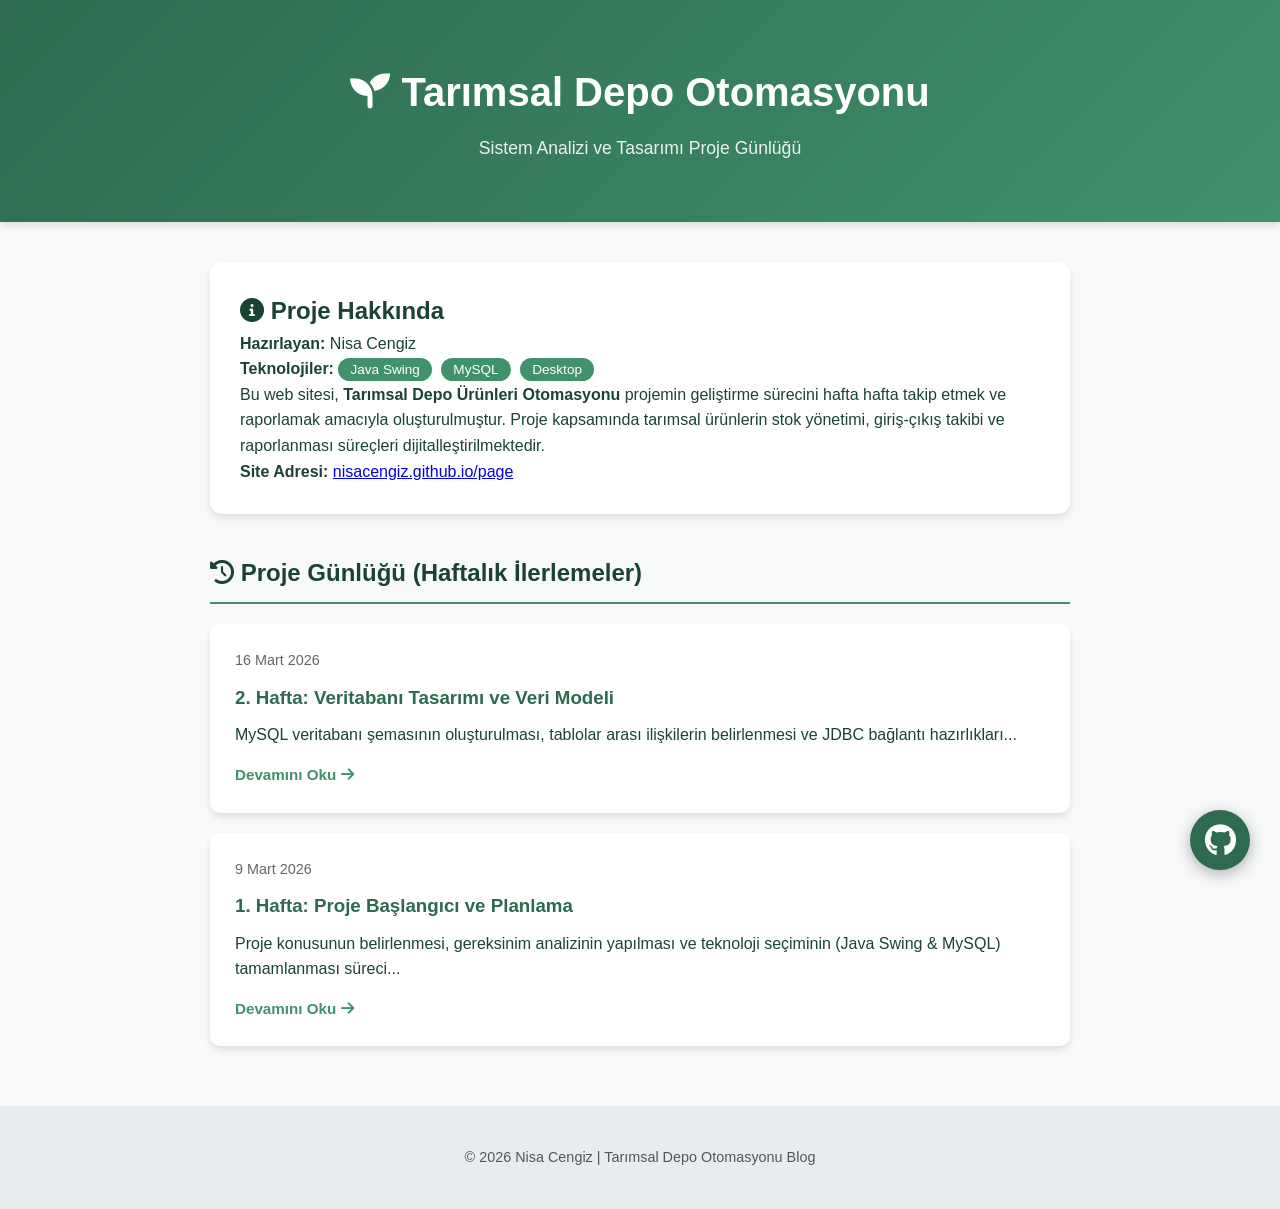
<file: index.html>
<!DOCTYPE html>
<html lang="tr">
<head>
    <meta charset="UTF-8">
    <meta name="viewport" content="width=device-width, initial-scale=1.0">
    <title>Tarımsal Depo Ürünleri Otomasyonu - Nisa Cengiz</title>
    <link rel="stylesheet" href="style.css">
    <link rel="stylesheet" href="https://cdnjs.cloudflare.com/ajax/libs/font-awesome/6.0.0/css/all.min.css">
</head>
<body>
    <header>
        <div class="container">
            <h1><i class="fas fa-seedling"></i> Tarımsal Depo Otomasyonu</h1>
            <p class="subtitle">Sistem Analizi ve Tasarımı Proje Günlüğü</p>
        </div>
    </header>

    <section id="about" class="container">
        <div class="card">
            <h2><i class="fas fa-info-circle"></i> Proje Hakkında</h2>
            <p><strong>Hazırlayan:</strong> Nisa Cengiz</p>
            <p><strong>Teknolojiler:</strong> <span class="badge">Java Swing</span> <span class="badge">MySQL</span> <span class="badge">Desktop</span></p>
            <p>Bu web sitesi, <strong>Tarımsal Depo Ürünleri Otomasyonu</strong> projemin geliştirme sürecini hafta hafta takip etmek ve raporlamak amacıyla oluşturulmuştur. Proje kapsamında tarımsal ürünlerin stok yönetimi, giriş-çıkış takibi ve raporlanması süreçleri dijitalleştirilmektedir.</p>
            <p><strong>Site Adresi:</strong> <a href="https://nisacengiz.github.io/page/" target="_blank">nisacengiz.github.io/page</a></p>
        </div>
    </section>

    <main class="container">
        <h2 class="section-title"><i class="fas fa-history"></i> Proje Günlüğü (Haftalık İlerlemeler)</h2>
        
        <div id="posts-list">
            <article class="post-card">
                <div class="post-date">16 Mart 2026</div>
                <h3>2. Hafta: Veritabanı Tasarımı ve Veri Modeli</h3>
                <p>MySQL veritabanı şemasının oluşturulması, tablolar arası ilişkilerin belirlenmesi ve JDBC bağlantı hazırlıkları...</p>
                <a href="posts/hafta-2.html" class="read-more">Devamını Oku <i class="fas fa-arrow-right"></i></a>
            </article>

            <article class="post-card">
                <div class="post-date">9 Mart 2026</div>
                <h3>1. Hafta: Proje Başlangıcı ve Planlama</h3>
                <p>Proje konusunun belirlenmesi, gereksinim analizinin yapılması ve teknoloji seçiminin (Java Swing & MySQL) tamamlanması süreci...</p>
                <a href="posts/hafta-1.html" class="read-more">Devamını Oku <i class="fas fa-arrow-right"></i></a>
            </article>
        </div>
    </main>

    <footer>
        <div class="container">
            <p>&copy; 2026 Nisa Cengiz | Tarımsal Depo Otomasyonu Blog</p>
        </div>
    </footer>

    <a href="https://github.com/nisacengiz" target="_blank" class="floating-github" title="GitHub Profilim">
        <i class="fab fa-github"></i>
    </a>
</body>
</html>
</file>
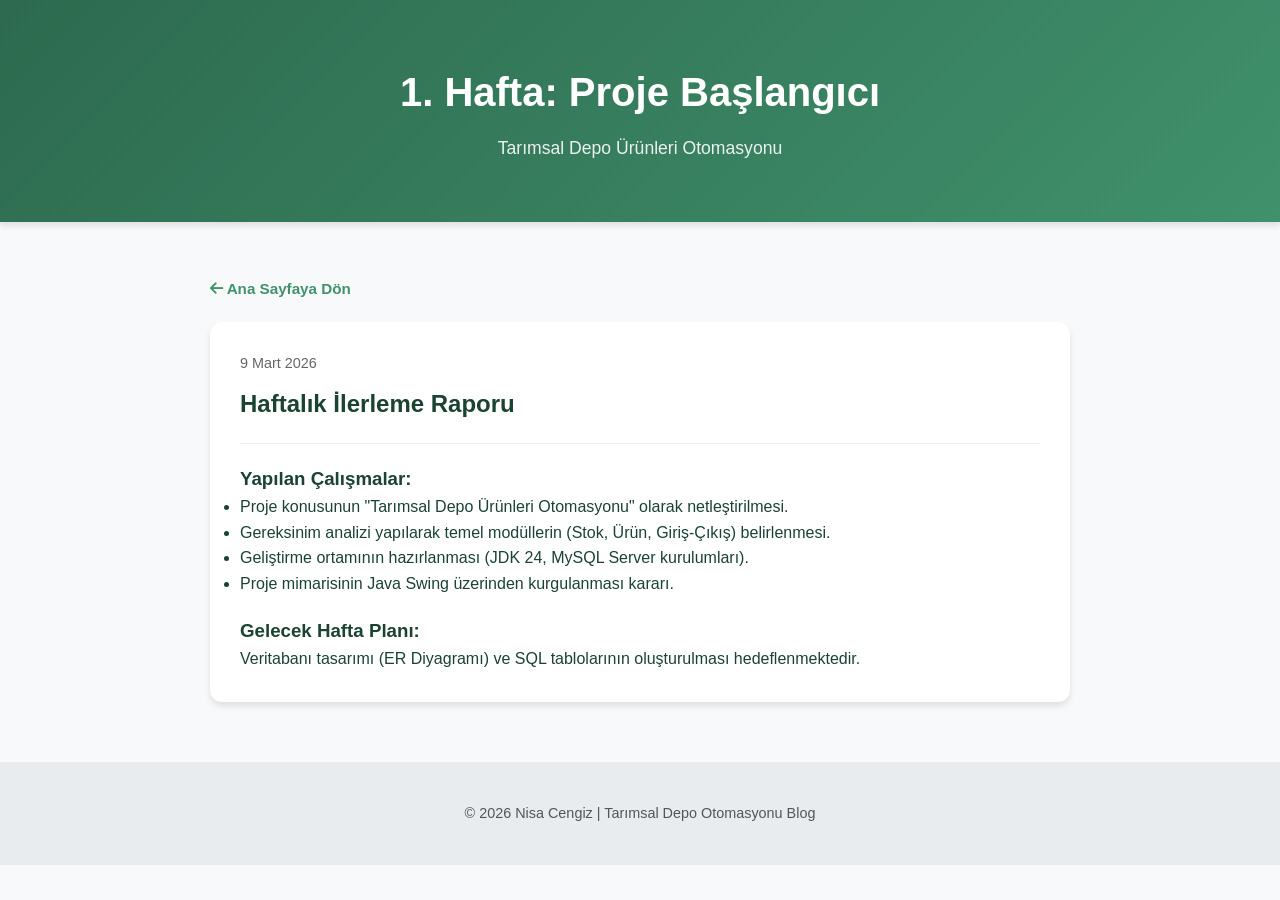
<file: posts/hafta-1.html>
<!DOCTYPE html>
<html lang="tr">
<head>
    <meta charset="UTF-8">
    <meta name="viewport" content="width=device-width, initial-scale=1.0">
    <title>1. Hafta: Planlama - Tarımsal Depo Otomasyonu</title>
    <link rel="stylesheet" href="../style.css">
    <link rel="stylesheet" href="https://cdnjs.cloudflare.com/ajax/libs/font-awesome/6.0.0/css/all.min.css">
</head>
<body>
    <header>
        <div class="container">
            <h1>1. Hafta: Proje Başlangıcı</h1>
            <p class="subtitle">Tarımsal Depo Ürünleri Otomasyonu</p>
        </div>
    </header>

    <main class="container">
        <a href="../index.html" class="read-more"><i class="fas fa-arrow-left"></i> Ana Sayfaya Dön</a>
        
        <article class="card" style="margin-top: 20px;">
            <div class="post-date">9 Mart 2026</div>
            <h2>Haftalık İlerleme Raporu</h2>
            <hr style="margin: 20px 0; border: 0; border-top: 1px solid #eee;">
            
            <h3>Yapılan Çalışmalar:</h3>
            <ul>
                <li>Proje konusunun "Tarımsal Depo Ürünleri Otomasyonu" olarak netleştirilmesi.</li>
                <li>Gereksinim analizi yapılarak temel modüllerin (Stok, Ürün, Giriş-Çıkış) belirlenmesi.</li>
                <li>Geliştirme ortamının hazırlanması (JDK 24, MySQL Server kurulumları).</li>
                <li>Proje mimarisinin Java Swing üzerinden kurgulanması kararı.</li>
            </ul>

            <h3 style="margin-top: 20px;">Gelecek Hafta Planı:</h3>
            <p>Veritabanı tasarımı (ER Diyagramı) ve SQL tablolarının oluşturulması hedeflenmektedir.</p>
        </article>
    </main>

    <footer>
        <div class="container">
            <p>&copy; 2026 Nisa Cengiz | Tarımsal Depo Otomasyonu Blog</p>
        </div>
    </footer>
</body>
</html>
</file>
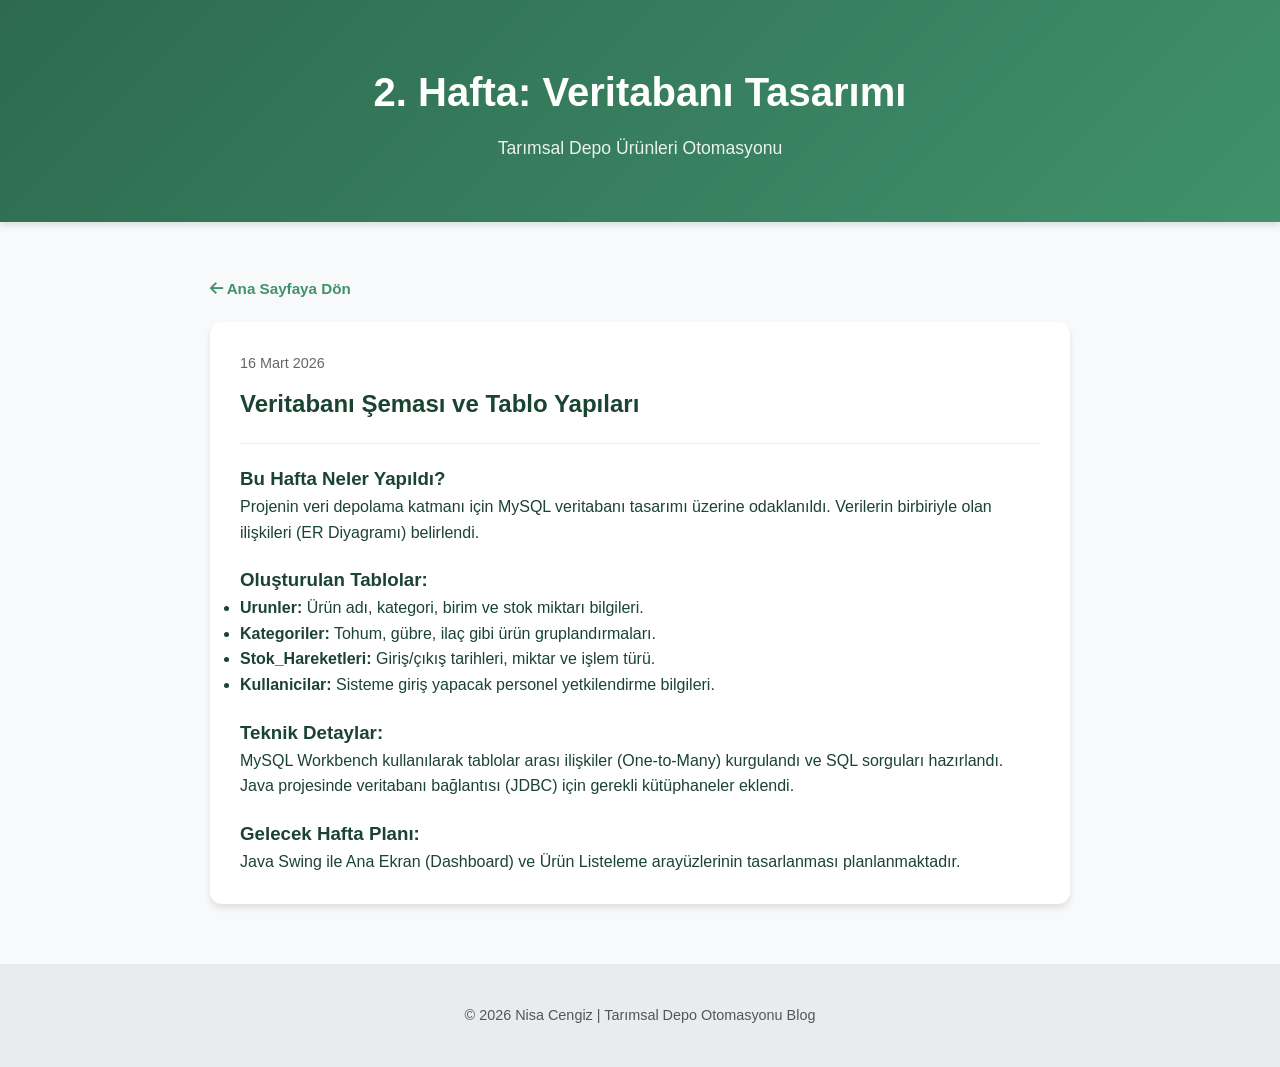
<file: posts/hafta-2.html>
<!DOCTYPE html>
<html lang="tr">
<head>
    <meta charset="UTF-8">
    <meta name="viewport" content="width=device-width, initial-scale=1.0">
    <title>2. Hafta: Veritabanı Tasarımı - Tarımsal Depo Otomasyonu</title>
    <link rel="stylesheet" href="../style.css">
    <link rel="stylesheet" href="https://cdnjs.cloudflare.com/ajax/libs/font-awesome/6.0.0/css/all.min.css">
</head>
<body>
    <header>
        <div class="container">
            <h1>2. Hafta: Veritabanı Tasarımı</h1>
            <p class="subtitle">Tarımsal Depo Ürünleri Otomasyonu</p>
        </div>
    </header>

    <main class="container">
        <a href="../index.html" class="read-more"><i class="fas fa-arrow-left"></i> Ana Sayfaya Dön</a>
        
        <article class="card" style="margin-top: 20px;">
            <div class="post-date">16 Mart 2026</div>
            <h2>Veritabanı Şeması ve Tablo Yapıları</h2>
            <hr style="margin: 20px 0; border: 0; border-top: 1px solid #eee;">
            
            <h3>Bu Hafta Neler Yapıldı?</h3>
            <p>Projenin veri depolama katmanı için MySQL veritabanı tasarımı üzerine odaklanıldı. Verilerin birbiriyle olan ilişkileri (ER Diyagramı) belirlendi.</p>

            <h3 style="margin-top: 20px;">Oluşturulan Tablolar:</h3>
            <ul>
                <li><strong>Urunler:</strong> Ürün adı, kategori, birim ve stok miktarı bilgileri.</li>
                <li><strong>Kategoriler:</strong> Tohum, gübre, ilaç gibi ürün gruplandırmaları.</li>
                <li><strong>Stok_Hareketleri:</strong> Giriş/çıkış tarihleri, miktar ve işlem türü.</li>
                <li><strong>Kullanicilar:</strong> Sisteme giriş yapacak personel yetkilendirme bilgileri.</li>
            </ul>

            <h3 style="margin-top: 20px;">Teknik Detaylar:</h3>
            <p>MySQL Workbench kullanılarak tablolar arası ilişkiler (One-to-Many) kurgulandı ve SQL sorguları hazırlandı. Java projesinde veritabanı bağlantısı (JDBC) için gerekli kütüphaneler eklendi.</p>

            <h3 style="margin-top: 20px;">Gelecek Hafta Planı:</h3>
            <p>Java Swing ile Ana Ekran (Dashboard) ve Ürün Listeleme arayüzlerinin tasarlanması planlanmaktadır.</p>
        </article>
    </main>

    <footer>
        <div class="container">
            <p>&copy; 2026 Nisa Cengiz | Tarımsal Depo Otomasyonu Blog</p>
        </div>
    </footer>
</body>
</html>
</file>
<file: style.css>
:root {
    --primary: #2d6a4f;
    --secondary: #40916c;
    --bg-light: #f8f9fa;
    --text-dark: #1b4332;
    --white: #ffffff;
    --shadow: 0 4px 6px rgba(0,0,0,0.1);
}

* {
    margin: 0;
    padding: 0;
    box-sizing: border-box;
}

body {
    font-family: 'Segoe UI', Tahoma, Geneva, Verdana, sans-serif;
    line-height: 1.6;
    background-color: var(--bg-light);
    color: var(--text-dark);
}

.container {
    max-width: 900px;
    margin: 0 auto;
    padding: 0 20px;
}

header {
    background: linear-gradient(135deg, var(--primary), var(--secondary));
    color: var(--white);
    padding: 60px 0;
    text-align: center;
    margin-bottom: 40px;
    box-shadow: var(--shadow);
}

header h1 {
    font-size: 2.5rem;
    margin-bottom: 10px;
}

.subtitle {
    font-size: 1.1rem;
    opacity: 0.9;
}

.card {
    background: var(--white);
    padding: 30px;
    border-radius: 12px;
    box-shadow: var(--shadow);
    margin-bottom: 30px;
}

.badge {
    background: var(--secondary);
    color: white;
    padding: 4px 12px;
    border-radius: 20px;
    font-size: 0.85rem;
    margin-right: 5px;
}

.section-title {
    margin: 40px 0 20px;
    padding-bottom: 10px;
    border-bottom: 2px solid var(--secondary);
}

.post-card {
    background: var(--white);
    padding: 25px;
    border-radius: 10px;
    box-shadow: var(--shadow);
    margin-bottom: 20px;
    transition: transform 0.3s ease;
}

.post-card:hover {
    transform: translateY(-5px);
}

.post-date {
    font-size: 0.9rem;
    color: #666;
    margin-bottom: 10px;
}

.post-card h3 {
    margin-bottom: 10px;
    color: var(--primary);
}

.read-more {
    display: inline-block;
    margin-top: 15px;
    color: var(--secondary);
    text-decoration: none;
    font-weight: bold;
    font-size: 0.95rem;
}

.read-more:hover {
    text-decoration: underline;
}

footer {
    text-align: center;
    padding: 40px 0;
    margin-top: 60px;
    background: #e9ecef;
    color: #555;
    font-size: 0.9rem;
}

@media (max-width: 600px) {
    header h1 { font-size: 1.8rem; }
}

/* Floating GitHub Button */
.floating-github {
    position: fixed;
    bottom: 30px;
    right: 30px;
    background-color: var(--primary);
    color: white;
    width: 60px;
    height: 60px;
    border-radius: 50%;
    display: flex;
    align-items: center;
    justify-content: center;
    font-size: 2rem;
    box-shadow: 0 4px 15px rgba(0,0,0,0.3);
    text-decoration: none;
    transition: all 0.3s ease;
    z-index: 1000;
}

.floating-github:hover {
    transform: scale(1.1);
    background-color: var(--secondary);
    box-shadow: 0 6px 20px rgba(0,0,0,0.4);
}
</file>
